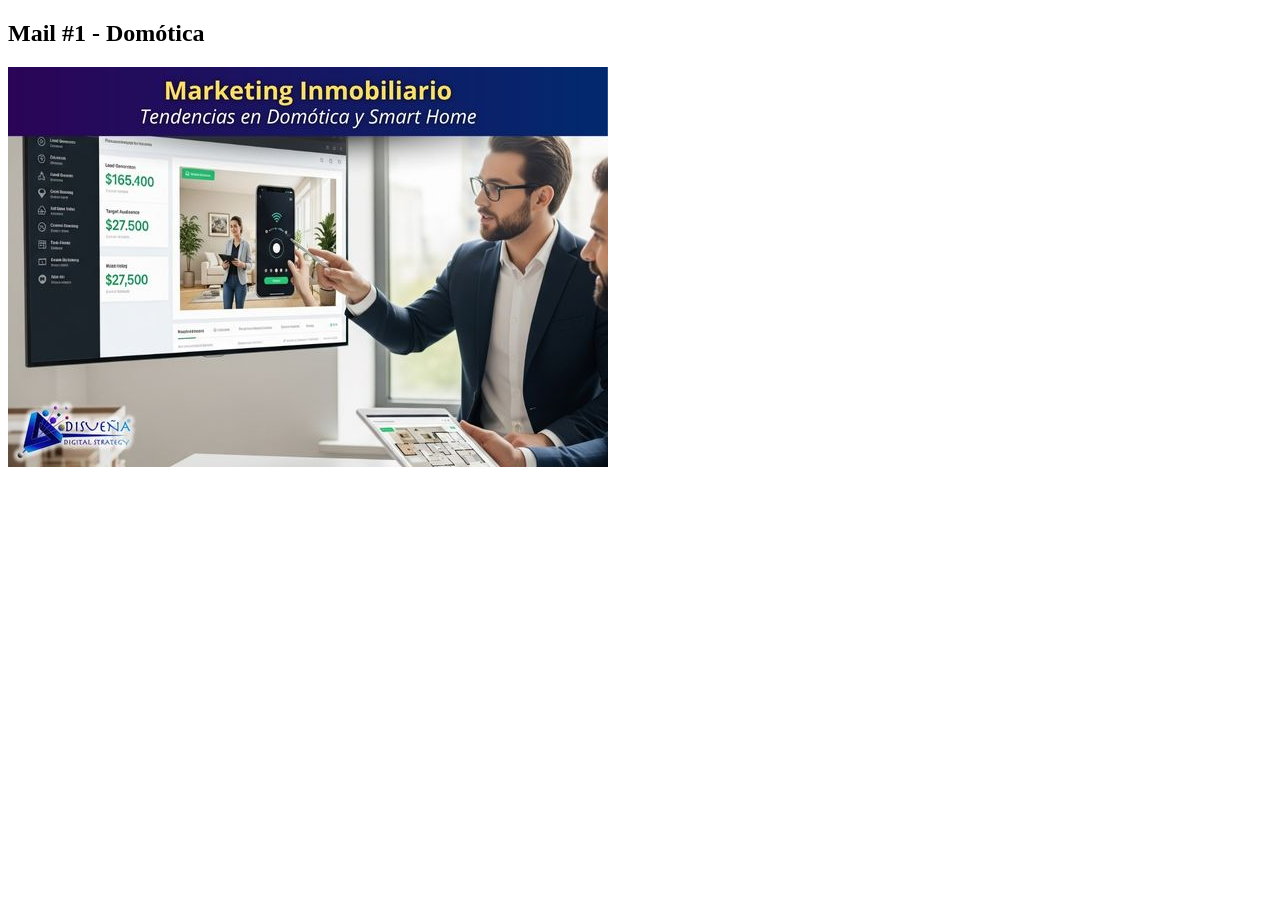
<file: mailresources.html>
<!DOCTYPE html>
<html lang="en">
<head>
    <meta charset="UTF-8">
    <meta name="viewport" content="width=device-width, initial-scale=1.0">
    <title>Document</title>
</head>
<body>
    <div>
        <h2>Mail #1 - Domótica</h2>
        <img src="/assets/Mailing/Head-M1-Smarthome.jpg" alt="">
    </div>
</body>
</html>
</file>
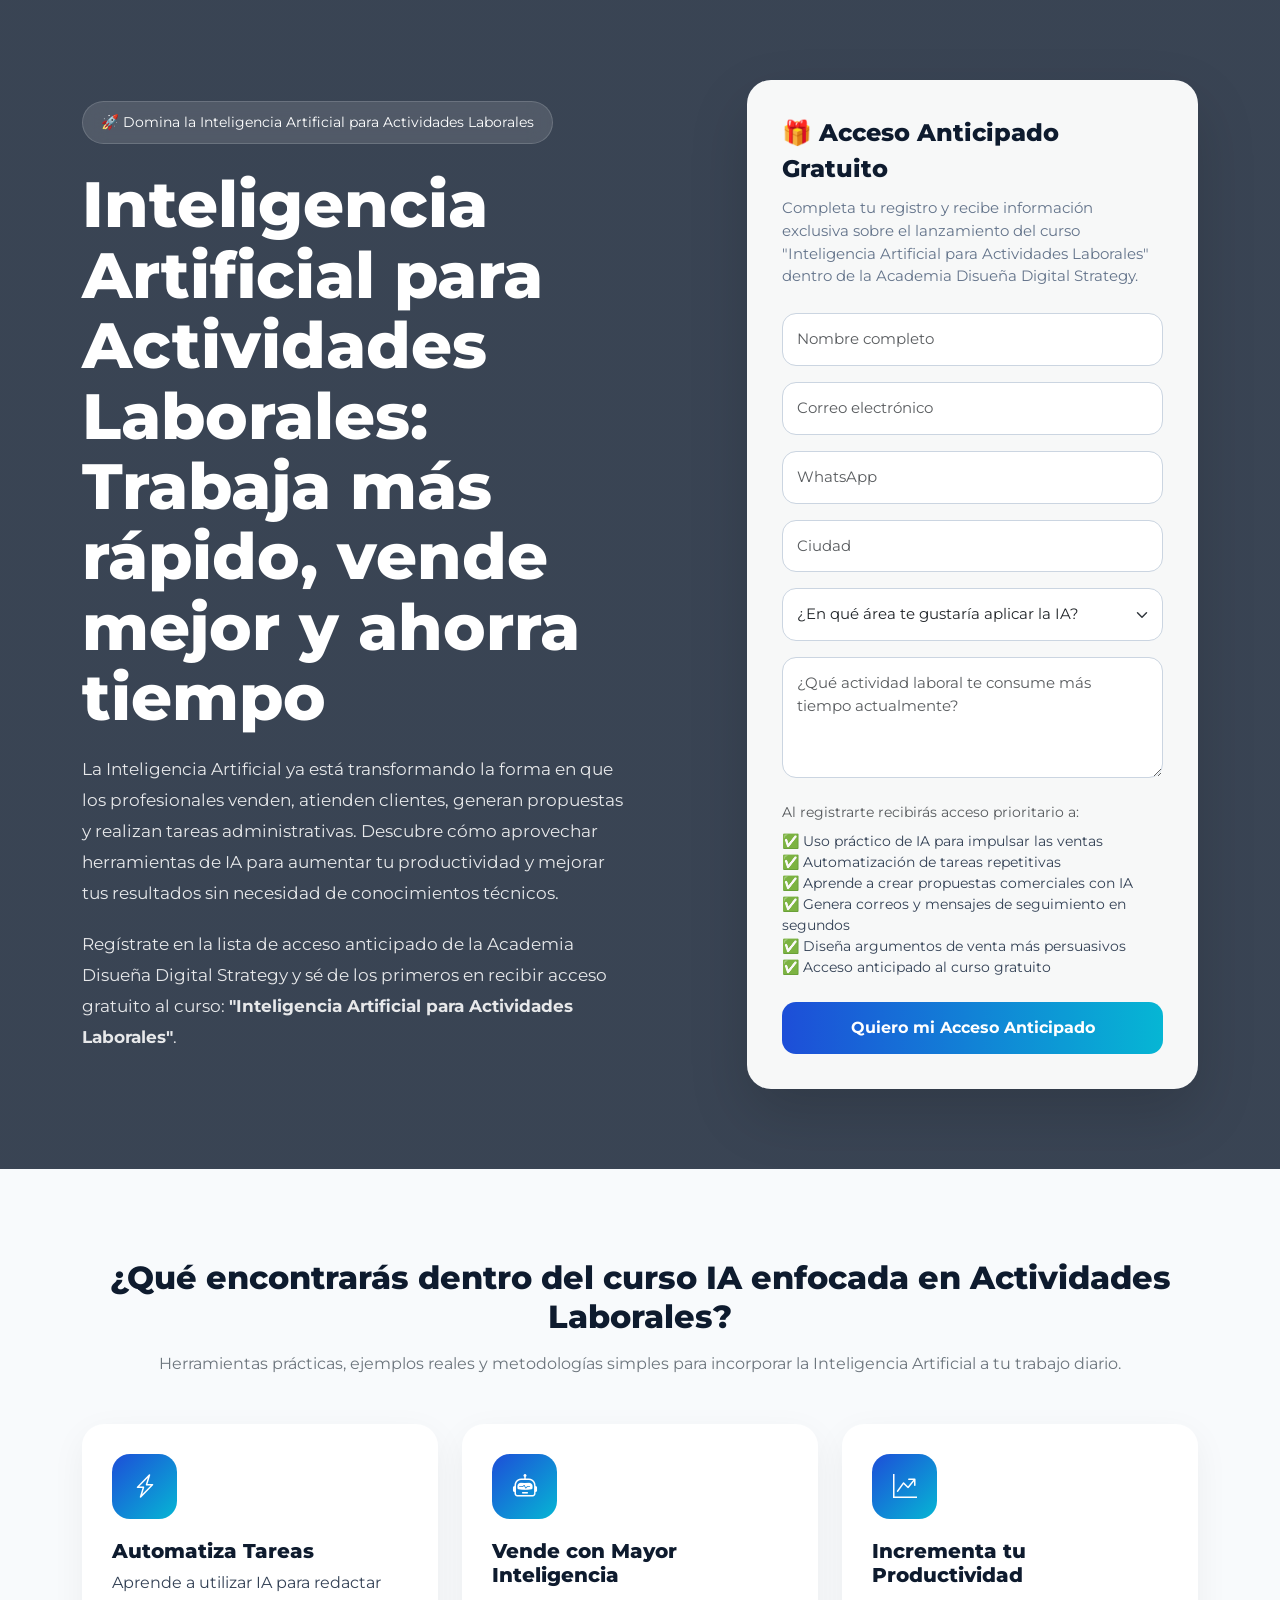
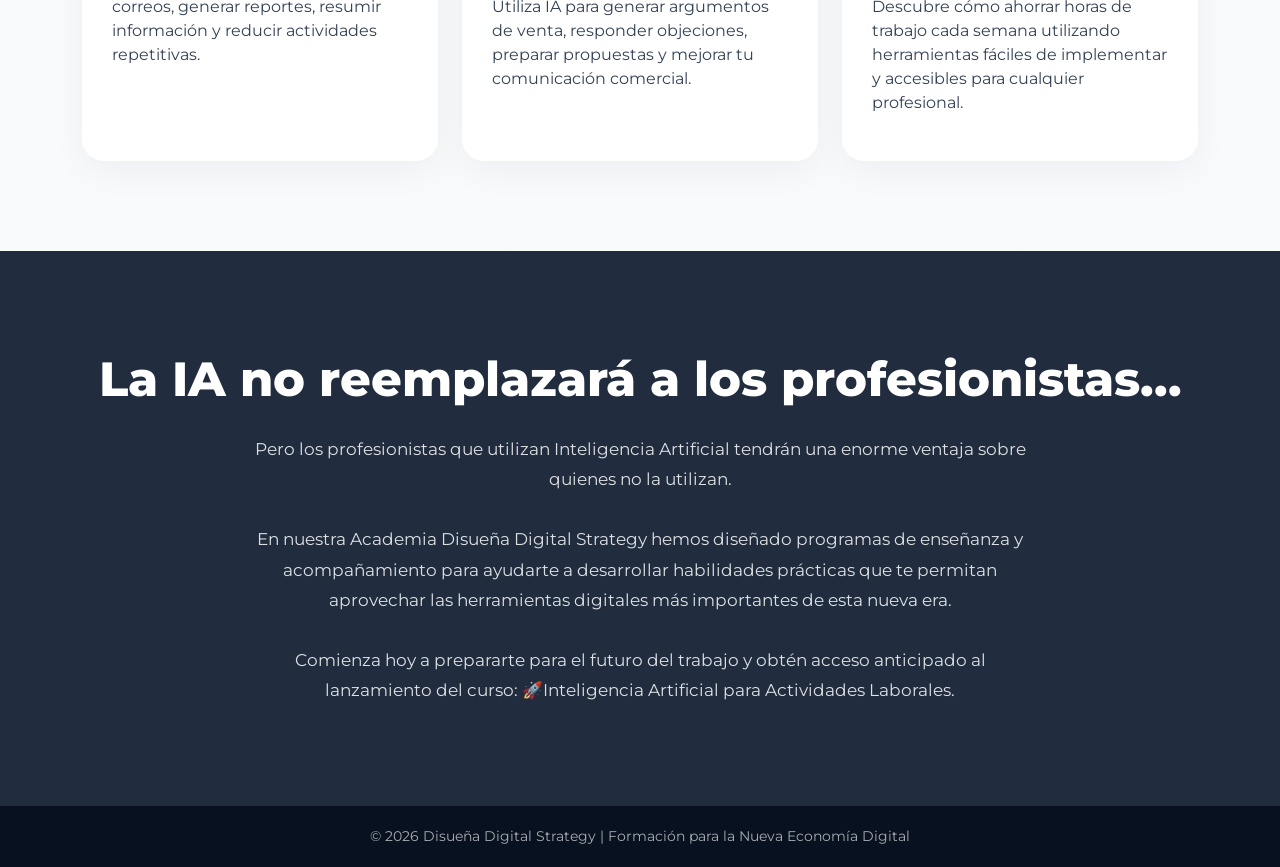
<file: pages/acceso.html>
<!DOCTYPE html>
<html lang="es">
<head>
  <meta charset="UTF-8" />
  <meta name="viewport" content="width=device-width, initial-scale=1.0"/>
  <title>🚀 Inteligencia Artificial para Vendedores Modernos</title>

  <!-- Bootstrap -->
  <link href="https://cdn.jsdelivr.net/npm/bootstrap@5.3.3/dist/css/bootstrap.min.css" rel="stylesheet">

  <!-- Google Fonts -->
  <link rel="preconnect" href="https://fonts.googleapis.com">
  <link href="https://fonts.googleapis.com/css2?family=Montserrat:wght@400;500;600;700;800&display=swap" rel="stylesheet">

  <!-- Bootstrap Icons -->
  <link rel="stylesheet" href="https://cdn.jsdelivr.net/npm/bootstrap-icons@1.11.3/font/bootstrap-icons.min.css">

  <style>

    :root{
      --primary:#0E1B2E;
      --secondary:#1D4ED8;
      --accent:#06B6D4;
      --light:#F8FAFC;
      --text:#334155;
    }

    body{
      font-family: 'Montserrat', sans-serif;
      background-color: #ffffff;
      color: var(--text);
      overflow-x: hidden;
    }

    h1,h2,h3,h4,h5{
      color: var(--primary);
      font-weight: 800;
    }

    .hero{
      min-height: 100vh;
      background:
      linear-gradient(rgba(14,27,46,.82), rgba(14,27,46,.82)),
      url('https://images.unsplash.com/photo-1677442136019-21780ecad995?q=80&w=1600&auto=format&fit=crop') center/cover;
      display: flex;
      align-items: center;
      padding: 80px 0;
    }

    .hero-badge{
      display: inline-block;
      background: rgba(255,255,255,.12);
      border:1px solid rgba(255,255,255,.15);
      color: #fff;
      padding: 10px 18px;
      border-radius: 100px;
      font-size: .9rem;
      margin-bottom: 25px;
      backdrop-filter: blur(10px);
    }

    .hero h1{
      color:#fff;
      font-size: clamp(2.2rem, 5vw, 4rem);
      line-height: 1.1;
    }

    .hero p{
      color: rgba(255,255,255,.88);
      font-size: 1.08rem;
      margin-top: 20px;
      line-height: 1.8;
    }

    .glass-card{
      background: rgba(255,255,255,.96);
      border-radius: 24px;
      padding: 35px;
      box-shadow: 0 25px 60px rgba(0,0,0,.15);
    }

    .form-title{
      font-size: 1.5rem;
      font-weight: 800;
      margin-bottom: 10px;
      color: var(--primary);
    }

    .form-subtitle{
      color:#64748B;
      font-size: .95rem;
      margin-bottom: 25px;
    }

    .form-control,
    .form-select{
      border-radius: 14px;
      padding: 14px;
      border:1px solid #CBD5E1;
      font-size: .95rem;
    }

    .form-control:focus,
    .form-select:focus{
      border-color: var(--secondary);
      box-shadow: 0 0 0 .2rem rgba(29,78,216,.15);
    }

    .btn-primary-custom{
      background: linear-gradient(90deg, var(--secondary), var(--accent));
      border:none;
      padding: 14px;
      border-radius: 14px;
      font-weight: 700;
      font-size: 1rem;
      transition: .3s ease;
    }

    .btn-primary-custom:hover{
      transform: translateY(-2px);
      opacity: .95;
    }

    .benefits{
      padding: 90px 0;
      background: var(--light);
    }

    .benefit-card{
      background:#fff;
      border-radius: 22px;
      padding: 30px;
      height: 100%;
      box-shadow: 0 10px 35px rgba(15,23,42,.05);
      transition: .3s ease;
    }

    .benefit-card:hover{
      transform: translateY(-5px);
    }

    .icon-box{
      width: 65px;
      height: 65px;
      border-radius: 18px;
      display:flex;
      align-items:center;
      justify-content:center;
      background: linear-gradient(135deg, var(--secondary), var(--accent));
      color:#fff;
      font-size: 1.5rem;
      margin-bottom: 20px;
    }

    .closing{
      padding: 100px 0;
      background:
      linear-gradient(rgba(14,27,46,.92), rgba(14,27,46,.92)),
      url('https://images.unsplash.com/photo-1516321318423-f06f85e504b3?q=80&w=1600&auto=format&fit=crop') center/cover;
      color:#fff;
      text-align:center;
    }

    .closing h2{
      color:#fff;
      font-size: clamp(2rem, 4vw, 3rem);
      margin-bottom: 25px;
    }

    .closing p{
      color: rgba(255,255,255,.85);
      max-width: 800px;
      margin: auto;
      line-height: 1.8;
      font-size: 1.05rem;
    }

    footer{
      background: #08111F;
      color: rgba(255,255,255,.65);
      padding: 20px 0;
      text-align:center;
      font-size: .9rem;
    }

    @media(max-width:991px){

      .hero{
        text-align:center;
      }

      .glass-card{
        margin-top:40px;
      }

    }

  </style>
</head>
<body>

<!-- HERO -->
<section class="hero">

  <div class="container">

    <div class="row align-items-center gy-5">

      <!-- LEFT -->
      <div class="col-lg-6">

        <div class="hero-badge">
  🚀 Domina la Inteligencia Artificial para Actividades Laborales
        </div>

<h1>
Inteligencia Artificial para Actividades Laborales:
<br>
Trabaja más rápido, vende mejor y ahorra tiempo
</h1>

<p>
  La Inteligencia Artificial ya está transformando la forma en que los profesionales venden, atienden clientes, generan propuestas y realizan tareas administrativas.
  Descubre cómo aprovechar herramientas de IA para aumentar tu productividad y mejorar tus resultados sin necesidad de conocimientos técnicos.
</p>

<p>
  Regístrate en la lista de acceso anticipado de la Academia Disueña Digital Strategy y sé de los primeros en recibir acceso gratuito al curso:
<strong>"Inteligencia Artificial para Actividades Laborales"</strong>.
</p>

      </div>

      <!-- RIGHT -->
      <div class="col-lg-5 offset-lg-1">
          <div class="glass-card">

  <div class="form-title">
    🎁 Acceso Anticipado Gratuito
  </div>

  <div class="form-subtitle">
    Completa tu registro y recibe información exclusiva sobre el lanzamiento del curso "Inteligencia Artificial para Actividades Laborales" dentro de la Academia Disueña Digital Strategy.
  </div>

  <form action="https://formspree.io/f/xaqvpdvn" method="POST">

    <div class="mb-3">
      <input name="nombre" type="text" class="form-control"
      placeholder="Nombre completo" required>
    </div>

    <div class="mb-3">
      <input name="correo" type="email" class="form-control"
      placeholder="Correo electrónico" required>
    </div>

    <div class="mb-3">
      <input name="whatsapp" type="tel" class="form-control"
      placeholder="WhatsApp" required>
    </div>

    <div class="mb-3">
      <input name="ciudad" type="text" class="form-control"
      placeholder="Ciudad">
    </div>

    <div class="mb-3">
      <select name="area_interes" class="form-select">

        <option selected disabled>
          ¿En qué área te gustaría aplicar la IA?
        </option>

        <option>Ventas y prospección comercial</option>
        <option>Atención a clientes</option>
        <option>Marketing y redes sociales</option>
        <option>Administración y reportes</option>
        <option>Productividad personal</option>
        <option>Quiero aprender todo lo posible</option>

      </select>
    </div>

    <div class="mb-4">
      <textarea
      name="mensaje"
      class="form-control"
      rows="4"
      placeholder="¿Qué actividad laboral te consume más tiempo actualmente?"></textarea>
    </div>

    <div class="mb-4">

      <div class="small text-muted mb-2">
        Al registrarte recibirás acceso prioritario a:
      </div>

      <div class="small">

        ✅ Uso práctico de IA para impulsar las ventas<br>
        ✅ Automatización de tareas repetitivas<br>
        ✅ Aprende a crear propuestas comerciales con IA<br>
        ✅ Genera correos y mensajes de seguimiento en segundos <br>
        ✅ Diseña argumentos de venta más persuasivos<br>
        ✅ Acceso anticipado al curso gratuito

      </div>

    </div>

    <button type="submit" class="btn btn-primary-custom text-white w-100">
      Quiero mi Acceso Anticipado
    </button>

  </form>

          </div>
      </div>

    </div>

  </div>

</section>

<!-- BENEFITS -->
<section class="benefits">
  <div class="container">

    <div class="text-center mb-5">

          <h2>
        ¿Qué encontrarás dentro del curso IA enfocada en Actividades Laborales?
      </h2>

      <p class="mt-3 text-secondary">
        Herramientas prácticas, ejemplos reales y metodologías simples para incorporar
        la Inteligencia Artificial a tu trabajo diario.
      </p>

    </div>

      <div class="row g-4">

        <div class="col-md-4">

          <div class="benefit-card">

            <div class="icon-box">
    <i class="bi bi-lightning-charge"></i>
  </div>

  <h5>
    Automatiza Tareas
  </h5>

  <p>
  Aprende a utilizar IA para redactar correos, generar reportes,
  resumir información y reducir actividades repetitivas.
  </p>

          </div>

        </div>

        <div class="col-md-4">

          <div class="benefit-card">

            <div class="icon-box">
    <i class="bi bi-robot"></i>
  </div>

  <h5>
    Vende con Mayor Inteligencia
  </h5>

  <p>
   Utiliza IA para generar argumentos de venta, responder objeciones, preparar propuestas y mejorar tu comunicación comercial.
  </p>

          </div>

        </div>

        <div class="col-md-4">

          <div class="benefit-card">

            <div class="icon-box">
    <i class="bi bi-graph-up-arrow"></i>
  </div>

  <h5>
    Incrementa tu Productividad
  </h5>

  <p>
    Descubre cómo ahorrar horas de trabajo cada semana utilizando herramientas
    fáciles de implementar y accesibles para cualquier profesional.
  </p>

          </div>

        </div>

      </div>

  </div>

</section>

<!-- CLOSING -->
<section class="closing">

  <div class="container">

   <h2>
 La IA no reemplazará a los profesionistas...
</h2>

<p>

  Pero los profesionistas que utilizan Inteligencia Artificial tendrán una enorme ventaja
  sobre quienes no la utilizan.

  <br><br>

  En nuestra Academia Disueña Digital Strategy hemos diseñado programas de enseñanza y acompañamiento para ayudarte a desarrollar habilidades prácticas que te permitan aprovechar las herramientas digitales más importantes de esta nueva era.

  <br><br>

  Comienza hoy a prepararte para el futuro del trabajo y obtén acceso anticipado
  al lanzamiento del curso: 🚀Inteligencia Artificial para Actividades Laborales.

</p>

  </div>

</section>

<!-- FOOTER -->
<footer>

  <div class="container">
    © 2026 Disueña Digital Strategy | Formación para la Nueva Economía Digital
  </div>

</footer>

</body>
</html>
</file>
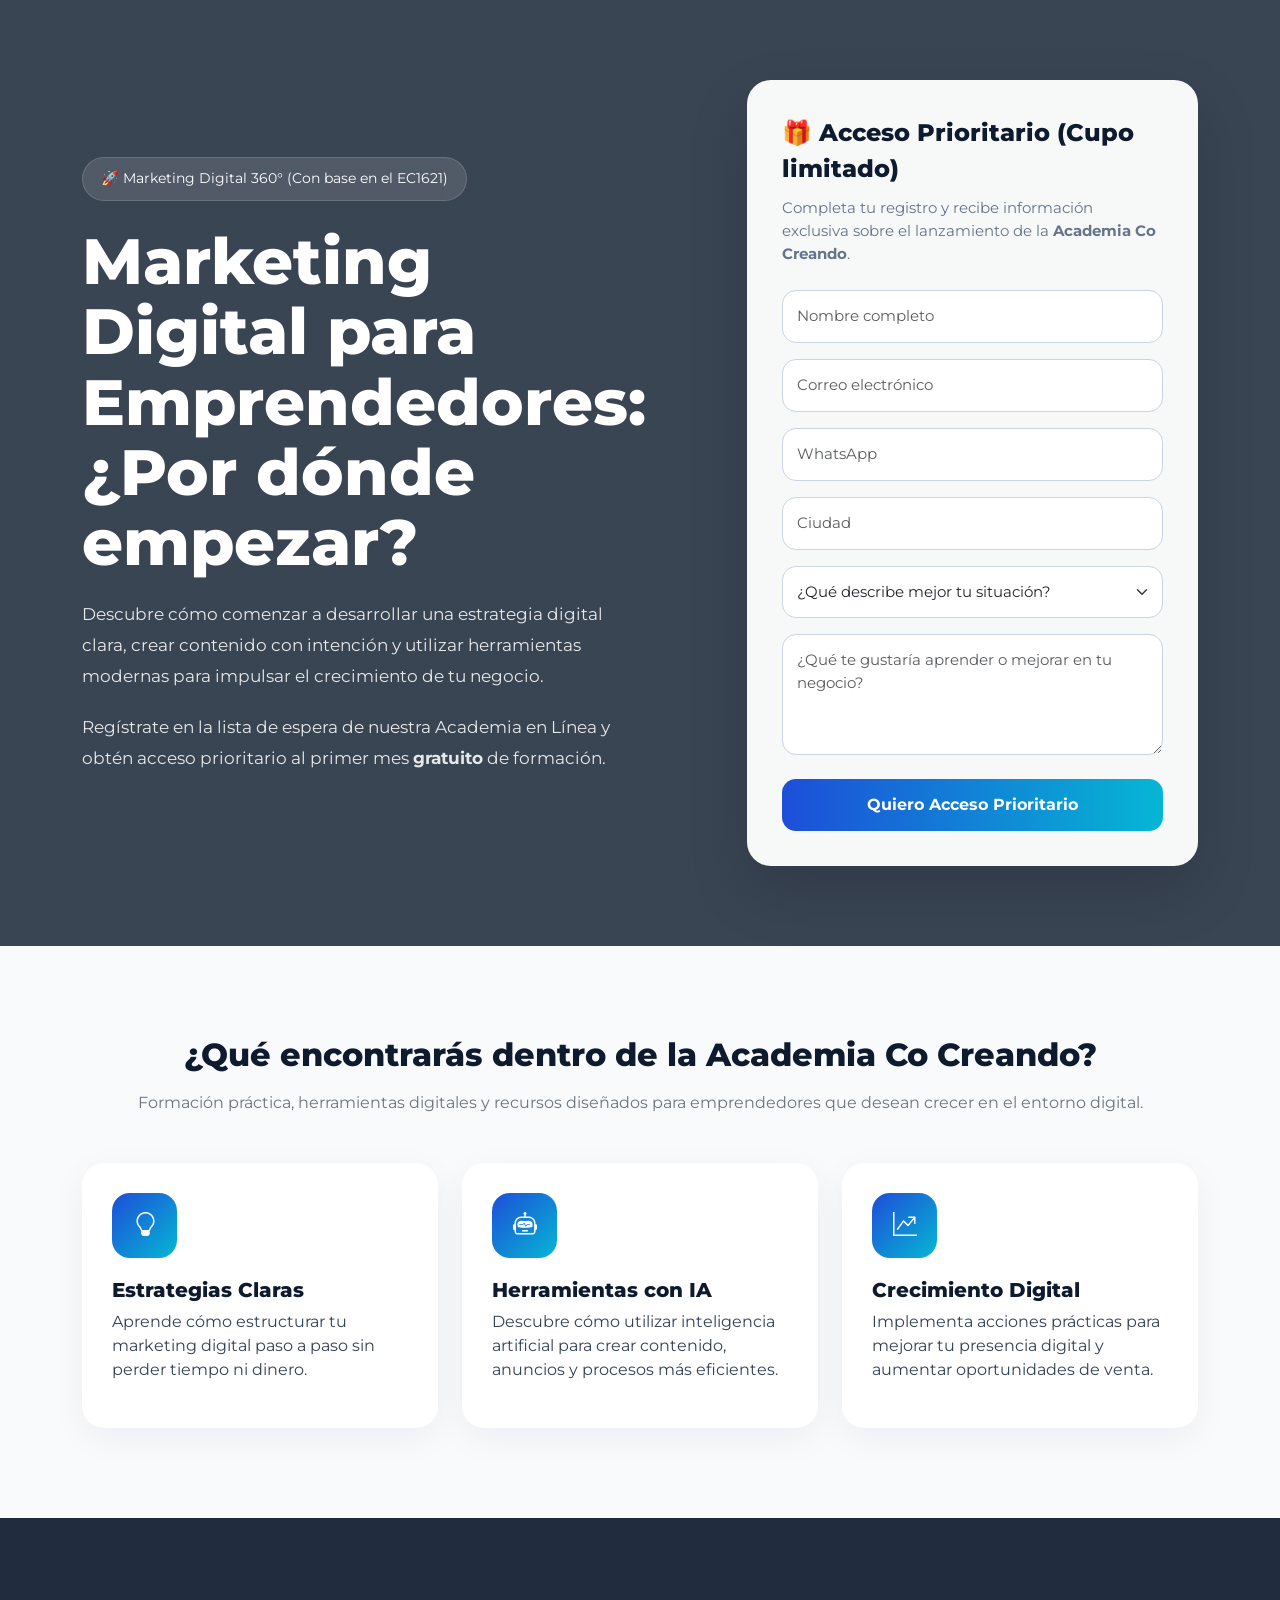
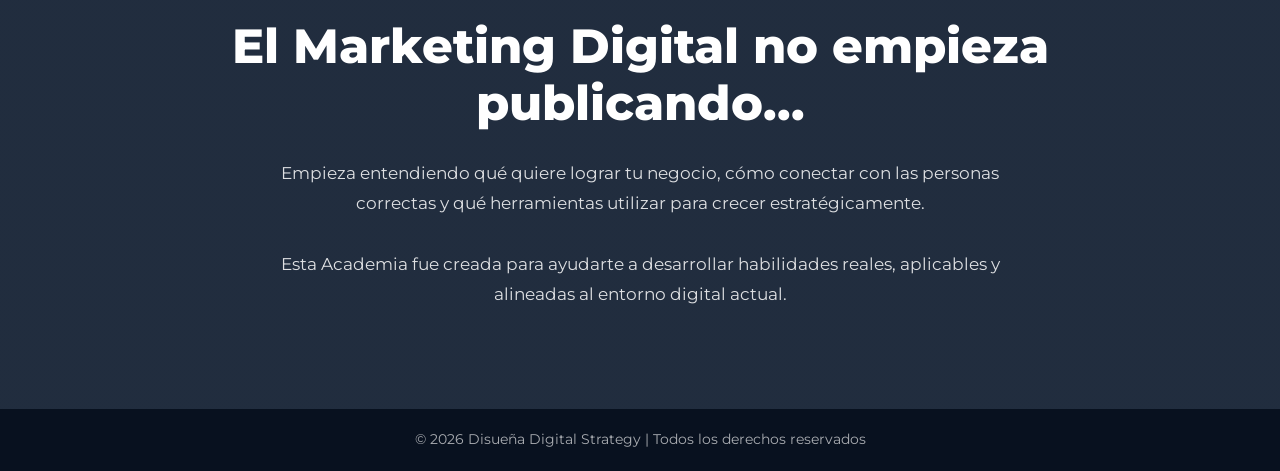
<file: pages/acceso2.html>
<!DOCTYPE html>
<html lang="es">
<head>
  <meta charset="UTF-8" />
  <meta name="viewport" content="width=device-width, initial-scale=1.0"/>
  <title>Marketing Digital para Emprendedores | Academia Co Creando</title>

  <!-- Bootstrap -->
  <link href="https://cdn.jsdelivr.net/npm/bootstrap@5.3.3/dist/css/bootstrap.min.css" rel="stylesheet">

  <!-- Google Fonts -->
  <link rel="preconnect" href="https://fonts.googleapis.com">
  <link href="https://fonts.googleapis.com/css2?family=Montserrat:wght@400;500;600;700;800&display=swap" rel="stylesheet">

  <!-- Bootstrap Icons -->
  <link rel="stylesheet" href="https://cdn.jsdelivr.net/npm/bootstrap-icons@1.11.3/font/bootstrap-icons.min.css">

  <style>

    :root{
      --primary:#0E1B2E;
      --secondary:#1D4ED8;
      --accent:#06B6D4;
      --light:#F8FAFC;
      --text:#334155;
    }

    body{
      font-family: 'Montserrat', sans-serif;
      background-color: #ffffff;
      color: var(--text);
      overflow-x: hidden;
    }

    h1,h2,h3,h4,h5{
      color: var(--primary);
      font-weight: 800;
    }

    .hero{
      min-height: 100vh;
      background:
      linear-gradient(rgba(14,27,46,.82), rgba(14,27,46,.82)),
      url('https://images.unsplash.com/photo-1522202176988-66273c2fd55f?q=80&w=1600&auto=format&fit=crop') center/cover;
      display: flex;
      align-items: center;
      padding: 80px 0;
    }

    .hero-badge{
      display: inline-block;
      background: rgba(255,255,255,.12);
      border:1px solid rgba(255,255,255,.15);
      color: #fff;
      padding: 10px 18px;
      border-radius: 100px;
      font-size: .9rem;
      margin-bottom: 25px;
      backdrop-filter: blur(10px);
    }

    .hero h1{
      color:#fff;
      font-size: clamp(2.2rem, 5vw, 4rem);
      line-height: 1.1;
    }

    .hero p{
      color: rgba(255,255,255,.88);
      font-size: 1.08rem;
      margin-top: 20px;
      line-height: 1.8;
    }

    .glass-card{
      background: rgba(255,255,255,.96);
      border-radius: 24px;
      padding: 35px;
      box-shadow: 0 25px 60px rgba(0,0,0,.15);
    }

    .form-title{
      font-size: 1.5rem;
      font-weight: 800;
      margin-bottom: 10px;
      color: var(--primary);
    }

    .form-subtitle{
      color:#64748B;
      font-size: .95rem;
      margin-bottom: 25px;
    }

    .form-control,
    .form-select{
      border-radius: 14px;
      padding: 14px;
      border:1px solid #CBD5E1;
      font-size: .95rem;
    }

    .form-control:focus,
    .form-select:focus{
      border-color: var(--secondary);
      box-shadow: 0 0 0 .2rem rgba(29,78,216,.15);
    }

    .btn-primary-custom{
      background: linear-gradient(90deg, var(--secondary), var(--accent));
      border:none;
      padding: 14px;
      border-radius: 14px;
      font-weight: 700;
      font-size: 1rem;
      transition: .3s ease;
    }

    .btn-primary-custom:hover{
      transform: translateY(-2px);
      opacity: .95;
    }

    .benefits{
      padding: 90px 0;
      background: var(--light);
    }

    .benefit-card{
      background:#fff;
      border-radius: 22px;
      padding: 30px;
      height: 100%;
      box-shadow: 0 10px 35px rgba(15,23,42,.05);
      transition: .3s ease;
    }

    .benefit-card:hover{
      transform: translateY(-5px);
    }

    .icon-box{
      width: 65px;
      height: 65px;
      border-radius: 18px;
      display:flex;
      align-items:center;
      justify-content:center;
      background: linear-gradient(135deg, var(--secondary), var(--accent));
      color:#fff;
      font-size: 1.5rem;
      margin-bottom: 20px;
    }

    .closing{
      padding: 100px 0;
      background:
      linear-gradient(rgba(14,27,46,.92), rgba(14,27,46,.92)),
      url('https://images.unsplash.com/photo-1516321318423-f06f85e504b3?q=80&w=1600&auto=format&fit=crop') center/cover;
      color:#fff;
      text-align:center;
    }

    .closing h2{
      color:#fff;
      font-size: clamp(2rem, 4vw, 3rem);
      margin-bottom: 25px;
    }

    .closing p{
      color: rgba(255,255,255,.85);
      max-width: 800px;
      margin: auto;
      line-height: 1.8;
      font-size: 1.05rem;
    }

    footer{
      background: #08111F;
      color: rgba(255,255,255,.65);
      padding: 20px 0;
      text-align:center;
      font-size: .9rem;
    }

    @media(max-width:991px){

      .hero{
        text-align:center;
      }

      .glass-card{
        margin-top:40px;
      }

    }

  </style>
</head>
<body>

<!-- HERO -->
<section class="hero">

  <div class="container">

    <div class="row align-items-center gy-5">

      <!-- LEFT -->
      <div class="col-lg-6">

        <div class="hero-badge">
          🚀 Marketing Digital 360° (Con base en el EC1621)
        </div>

        <h1>
          Marketing Digital para Emprendedores:
          <br>
          ¿Por dónde empezar?
        </h1>

        <p>
          Descubre cómo comenzar a desarrollar una estrategia digital clara,
          crear contenido con intención y utilizar herramientas modernas
          para impulsar el crecimiento de tu negocio.
        </p>

        <p>
          Regístrate en la lista de espera de nuestra Academia en Línea y obtén acceso prioritario
          al primer mes <strong>gratuito</strong> de formación.
        </p>

      </div>

      <!-- RIGHT -->
      <div class="col-lg-5 offset-lg-1">

        <div class="glass-card">

          <div class="form-title">
            🎁 Acceso Prioritario (Cupo limitado)
          </div>

          <div class="form-subtitle">
            Completa tu registro y recibe información exclusiva
            sobre el lanzamiento de la <strong>Academia Co Creando</strong>.
          </div>

          <form  action="https://formspree.io/f/xaqvpdvn" method="POST" >

            <div class="mb-3">
              <input name="nombre" type="text" class="form-control" placeholder="Nombre completo" required>
            </div>

            <div class="mb-3">
              <input name="correo" type="email" class="form-control" placeholder="Correo electrónico" required>
            </div>

            <div class="mb-3">
              <input name="whatsapp" type="tel" class="form-control" placeholder="WhatsApp" required>
            </div>

            <div class="mb-3">
              <input name="ciudad" type="text" class="form-control" placeholder="Ciudad">
            </div>

            <div class="mb-3">
              <select class="form-select">  
                <option selected disabled>
                  ¿Qué describe mejor tu situación?
                </option>
                <option>Quiero empezar mi emprendimiento</option>
                <option>Ya vendo y quiero crecer</option>
                <option>Quiero aprender Marketing Digital</option>
                <option>Tengo una PyME</option>
                <option>Quiero profesionalizar mi negocio</option>
              </select>
            </div>

            <div class="mb-4">
              <textarea name="mensaje" class="form-control" rows="4" placeholder="¿Qué te gustaría aprender o mejorar en tu negocio?"></textarea>
            </div>

            <button type="submit" class="btn btn-primary-custom text-white w-100">
              Quiero Acceso Prioritario
            </button>

          </form>

        </div>

      </div>

    </div>

  </div>

</section>

<!-- BENEFITS -->
<section class="benefits">

  <div class="container">

    <div class="text-center mb-5">

      <h2>
        ¿Qué encontrarás dentro de la Academia Co Creando?
      </h2>

      <p class="mt-3 text-secondary">
        Formación práctica, herramientas digitales y recursos diseñados
        para emprendedores que desean crecer en el entorno digital.
      </p>

    </div>

    <div class="row g-4">

      <div class="col-md-4">

        <div class="benefit-card">

          <div class="icon-box">
            <i class="bi bi-lightbulb"></i>
          </div>

          <h5>
            Estrategias Claras
          </h5>

          <p>
            Aprende cómo estructurar tu marketing digital paso a paso
            sin perder tiempo ni dinero.
          </p>

        </div>

      </div>

      <div class="col-md-4">

        <div class="benefit-card">

          <div class="icon-box">
            <i class="bi bi-robot"></i>
          </div>

          <h5>
            Herramientas con IA
          </h5>

          <p>
            Descubre cómo utilizar inteligencia artificial para crear
            contenido, anuncios y procesos más eficientes.
          </p>

        </div>

      </div>

      <div class="col-md-4">

        <div class="benefit-card">

          <div class="icon-box">
            <i class="bi bi-graph-up-arrow"></i>
          </div>

          <h5>
            Crecimiento Digital
          </h5>

          <p>
            Implementa acciones prácticas para mejorar tu presencia digital
            y aumentar oportunidades de venta.
          </p>

        </div>

      </div>

    </div>

  </div>

</section>

<!-- CLOSING -->
<section class="closing">

  <div class="container">

    <h2>
      El Marketing Digital no empieza publicando...
    </h2>

    <p>
      Empieza entendiendo qué quiere lograr tu negocio,
      cómo conectar con las personas correctas
      y qué herramientas utilizar para crecer estratégicamente.
      <br><br>
      Esta Academia fue creada para ayudarte a desarrollar habilidades reales,
      aplicables y alineadas al entorno digital actual.
    </p>

  </div>

</section>

<!-- FOOTER -->
<footer>

  <div class="container">
    © 2026 Disueña Digital Strategy | Todos los derechos reservados
  </div>

</footer>

</body>
</html>
</file>
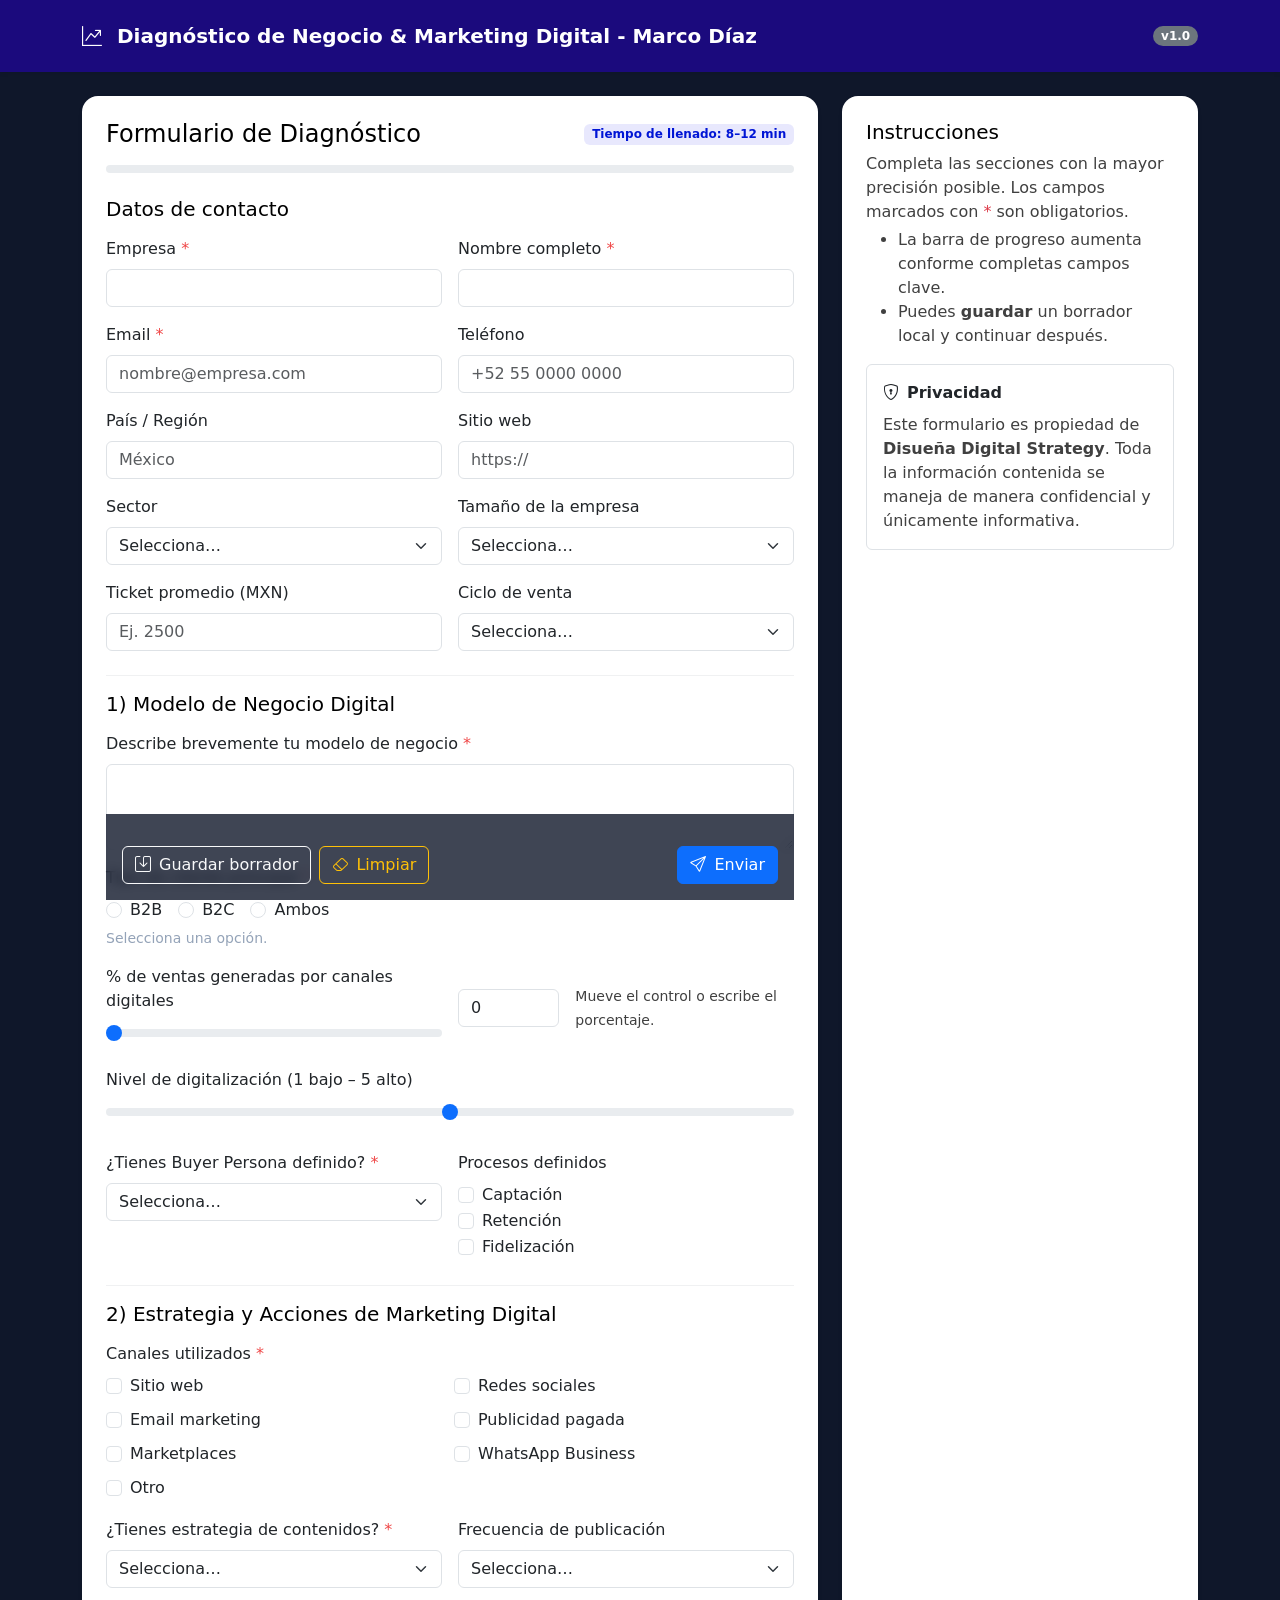
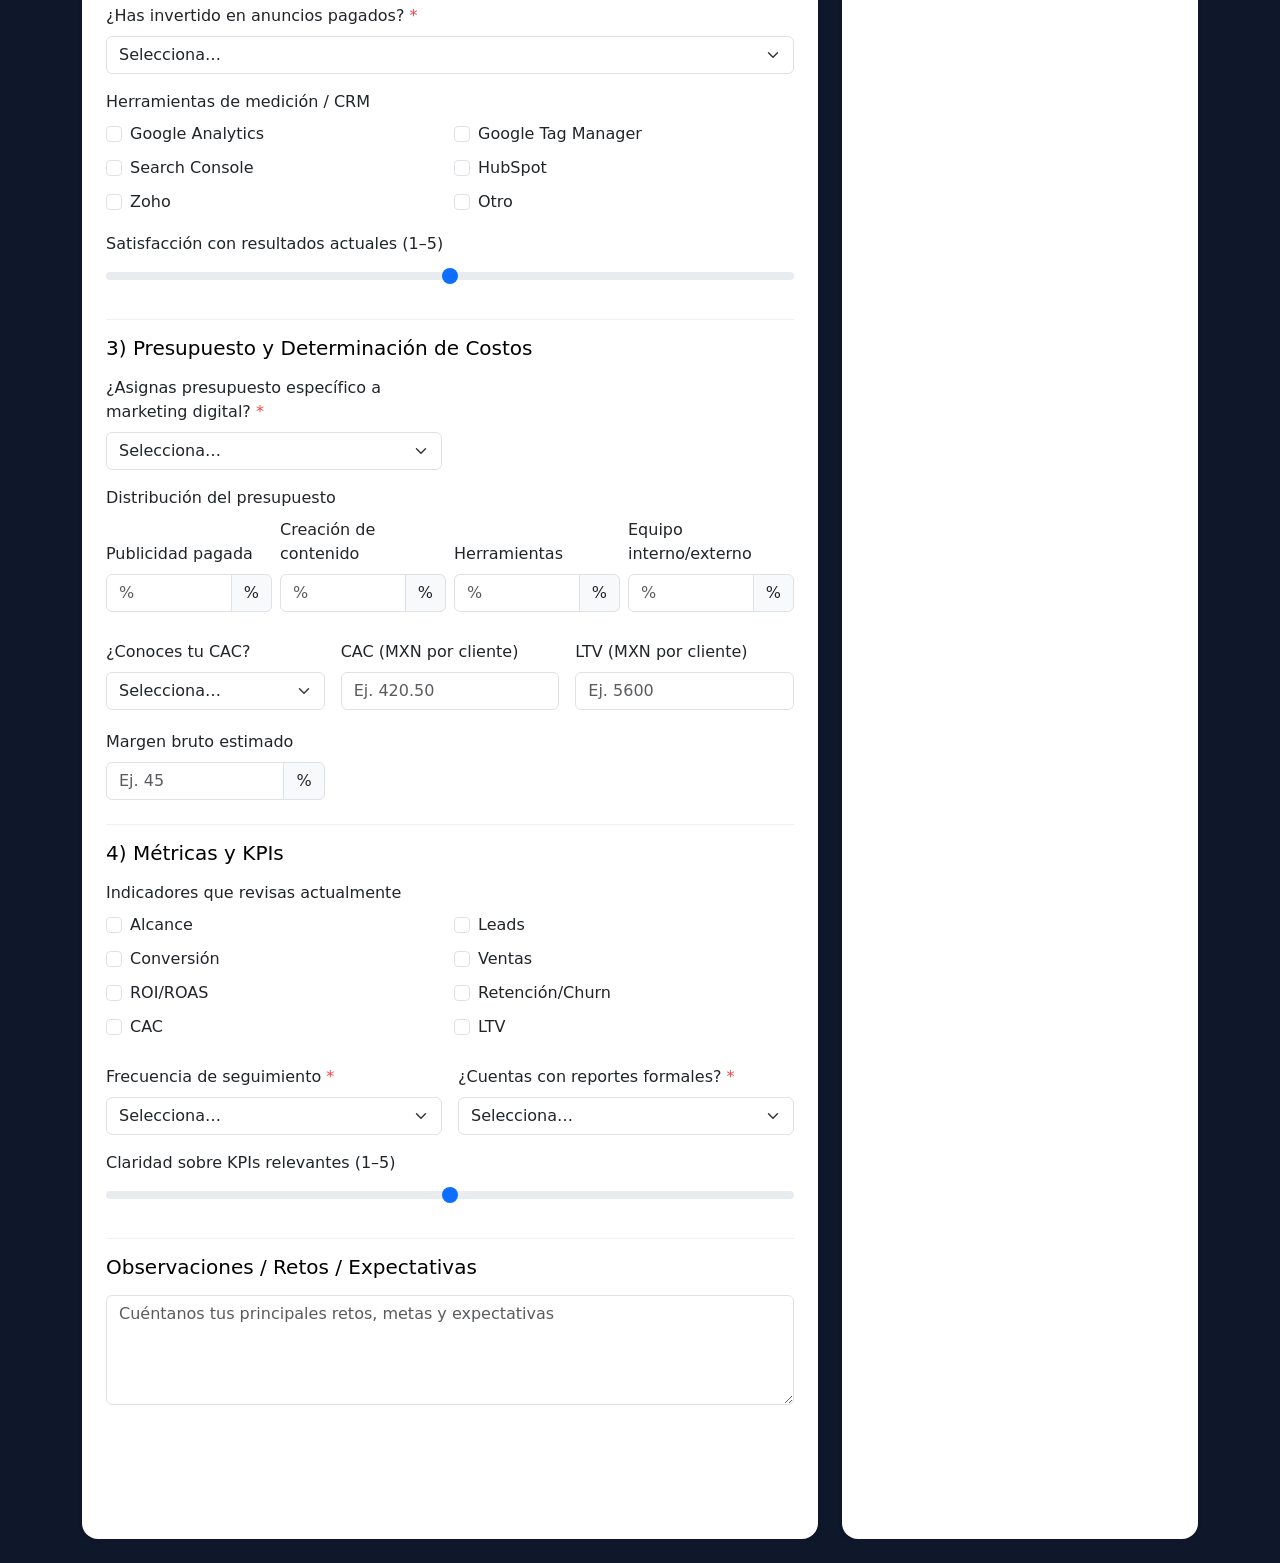
<file: pages/form.html>
<!DOCTYPE html>
<html lang="es">
<head>
  <meta charset="utf-8" />
  <meta name="viewport" content="width=device-width, initial-scale=1" />
  <title>Diagnóstico de Negocio y Marketing Digital</title>
  <link href="https://cdn.jsdelivr.net/npm/bootstrap@5.3.3/dist/css/bootstrap.min.css" rel="stylesheet">
  <link href="https://cdn.jsdelivr.net/npm/bootstrap-icons@1.11.3/font/bootstrap-icons.css" rel="stylesheet">
  <style>
    body { background: #0f172a; }
    .navbar { background: #1b0a7d; }
    .card { border: none; border-radius: 1rem; }
    .card-header { background: transparent; }
    .section-title { color: #000000; }
    .text-muted-2 { color: #404040; }
    .progress { height: 8px; }
    .required::after { content: " *"; color: #ef4444; }
    .badge-soft { background: rgba(99,102,241,.15); color: #0015d5; }
    .form-hint { font-size: .875rem; color: #94a3b8; }
    .sticky-actions { position: sticky; bottom: 0; z-index: 10; background: rgba(15,23,42,.8); backdrop-filter: blur(6px); }
  </style>
</head>
<body class="text-light">
  <nav class="navbar navbar-expand-lg navbar-dark shadow-sm">
    <div class="container py-2">
      <a class="navbar-brand fw-semibold" href="#">
        <i class="bi bi-graph-up-arrow me-2"></i> Diagnóstico de Negocio & Marketing Digital - Marco Díaz
      </a>
      <div class="d-flex align-items-center gap-2">
        <span class="badge rounded-pill text-bg-secondary">v1.0</span>
      </div>
    </div>
  </nav>

  <div class="container my-4">
    <div class="row g-4">
      <div class="col-12 col-lg-8">
        <div class="card shadow-sm">
          <div class="card-body p-4">
            <div class="d-flex justify-content-between align-items-center mb-3">
              <h1 class="h4 mb-0 section-title">Formulario de Diagnóstico</h1>
              <span class="badge    badge-soft">Tiempo de llenado: 8–12 min</span>
            </div>
            <div class="progress mb-4">
              <div id="progressBar" class="progress-bar" role="progressbar" style="width: 0%" aria-valuenow="0" aria-valuemin="0" aria-valuemax="100"></div>
            </div>

            <form id="diagnosticForm" class="needs-validation" novalidate action="https://formspree.io/f/mzzajjvj"
  method="POST"  >
              <!-- Sección 0: Datos de contacto -->
              <div class="mb-4">
                <h2 class="h5 section-title mb-3">Datos de contacto</h2>
                <div class="row g-3">
                  <div class="col-md-6">
                    <label class="form-label required" for="empresa">Empresa</label>
                    <input type="text" id="empresa" name="empresa" class="form-control" required>
                    <div class="invalid-feedback">Indica el nombre de la empresa.</div>
                  </div>
                  <div class="col-md-6">
                    <label class="form-label required" for="nombre">Nombre completo</label>
                    <input type="text" id="nombre" name="nombre" class="form-control" required>
                    <div class="invalid-feedback">Este campo es obligatorio.</div>
                  </div>
                  <div class="col-md-6">
                    <label class="form-label required" for="email">Email</label>
                    <input type="email" id="email" name="email" class="form-control" placeholder="nombre@empresa.com" required>
                    <div class="invalid-feedback">Proporciona un email válido.</div>
                  </div>
                  <div class="col-md-6">
                    <label class="form-label" for="telefono">Teléfono</label>
                    <input type="tel" id="telefono" name="telefono" class="form-control" placeholder="+52 55 0000 0000">
                  </div>
                  <div class="col-md-6">
                    <label class="form-label" for="pais">País / Región</label>
                    <input type="text" id="pais" name="pais" class="form-control" placeholder="México">
                  </div>
                  <div class="col-md-6">
                    <label class="form-label" for="sitio">Sitio web</label>
                    <input type="url" id="sitio" name="sitio" class="form-control" placeholder="https://">
                  </div>
                  <div class="col-md-6">
                    <label class="form-label" for="sector">Sector</label>
                    <select id="sector" name="sector" class="form-select">
                      <option value="">Selecciona…</option>
                      <option>Servicios profesionales</option>
                      <option>Comercio minorista</option>
                      <option>Comercio mayorista</option>
                      <option>Tecnología</option>
                      <option>Bienes raíces</option>
                      <option>Educación</option>
                      <option>Turismo</option>
                      <option>Otro</option>
                    </select>
                  </div>
                  <div class="col-md-6">
                    <label class="form-label" for="tamano">Tamaño de la empresa</label>
                    <select id="tamano" name="tamano" class="form-select">
                      <option value="">Selecciona…</option>
                      <option>Micro (1–10)</option>
                      <option>Pequeña (11–50)</option>
                      <option>Mediana (51–250)</option>
                      <option>Grande (250+)</option>
                    </select>
                  </div>
                  <div class="col-md-6">
                    <label class="form-label" for="ticketPromedio">Ticket promedio (MXN)</label>
                    <input type="number" min="0" step="0.01" id="ticketPromedio" name="ticketPromedio" class="form-control" placeholder="Ej. 2500">
                  </div>
                  <div class="col-md-6">
                    <label class="form-label" for="cicloVenta">Ciclo de venta</label>
                    <select id="cicloVenta" name="cicloVenta" class="form-select">
                      <option value="">Selecciona…</option>
                      <option>Menos de 1 semana</option>
                      <option>1–4 semanas</option>
                      <option>1–3 meses</option>
                      <option>3–6 meses</option>
                      <option>6+ meses</option>
                    </select>
                  </div>
                </div>
              </div>

              <hr class="border-secondary-subtle" />

              <!-- Sección 1: Modelo de Negocio Digital -->
              <div class="mb-4">
                <h2 class="h5 section-title mb-3">1) Modelo de Negocio Digital</h2>
                <div class="mb-3">
                  <label class="form-label required" for="descripcionModelo">Describe brevemente tu modelo de negocio</label>
                  <textarea id="descripcionModelo" name="descripcionModelo" class="form-control" rows="3" required></textarea>
                  <div class="invalid-feedback">Este campo es necesario para comprender el contexto.</div>
                </div>
                <div class="mb-3">
                  <label class="form-label required">Tipo de cliente principal</label>
                  <div class="d-flex gap-3">
                    <div class="form-check">
                      <input class="form-check-input" type="radio" name="tipoCliente" id="b2b" value="B2B" required>
                      <label class="form-check-label" for="b2b">B2B</label>
                    </div>
                    <div class="form-check">
                      <input class="form-check-input" type="radio" name="tipoCliente" id="b2c" value="B2C" required>
                      <label class="form-check-label" for="b2c">B2C</label>
                    </div>
                    <div class="form-check">
                      <input class="form-check-input" type="radio" name="tipoCliente" id="ambos" value="Ambos" required>
                      <label class="form-check-label" for="ambos">Ambos</label>
                    </div>
                  </div>
                  <div class="form-hint mt-1">Selecciona una opción.</div>
                </div>
                <div class="row g-3 align-items-center">
                  <div class="col-md-6">
                    <label for="ventasDigitales" class="form-label">% de ventas generadas por canales digitales</label>
                    <input type="range" class="form-range" min="0" max="100" step="1" id="ventasDigitales" name="ventasDigitales" value="0">
                  </div>
                  <div class="col-md-2">
                    <input type="number" class="form-control" id="ventasDigitalesNum" min="0" max="100" step="1" value="0" aria-label="Porcentaje exacto">
                  </div>
                  <div class="col-md-4 text-muted-2">
                    <small>Mueve el control o escribe el porcentaje.</small>
                  </div>
                </div>
                <div class="mt-3">
                  <label for="nivelDigital" class="form-label">Nivel de digitalización (1 bajo – 5 alto)</label>
                  <input type="range" class="form-range" min="1" max="5" step="1" id="nivelDigital" name="nivelDigital" value="3">
                </div>
                <div class="row g-3 mt-1">
                  <div class="col-md-6">
                    <label class="form-label required" for="buyerPersona">¿Tienes Buyer Persona definido?</label>
                    <select id="buyerPersona" name="buyerPersona" class="form-select" required>
                      <option value="">Selecciona…</option>
                      <option>Sí</option>
                      <option>No</option>
                      <option>Parcial</option>
                    </select>
                    <div class="invalid-feedback">Selecciona una opción.</div>
                  </div>
                  <div class="col-md-6">
                    <label class="form-label" for="procesos">Procesos definidos</label>
                    <div class="form-check">
                      <input class="form-check-input" type="checkbox" value="Captación" id="procCaptacion" name="procesos">
                      <label class="form-check-label" for="procCaptacion">Captación</label>
                    </div>
                    <div class="form-check">
                      <input class="form-check-input" type="checkbox" value="Retención" id="procRetencion" name="procesos">
                      <label class="form-check-label" for="procRetencion">Retención</label>
                    </div>
                    <div class="form-check">
                      <input class="form-check-input" type="checkbox" value="Fidelización" id="procFidel" name="procesos">
                      <label class="form-check-label" for="procFidel">Fidelización</label>
                    </div>
                  </div>
                </div>
              </div>

              <hr class="border-secondary-subtle" />

              <!-- Sección 2: Estrategia y Acciones -->
              <div class="mb-4">
                <h2 class="h5 section-title mb-3">2) Estrategia y Acciones de Marketing Digital</h2>

                <div class="mb-3">
                  <label class="form-label required">Canales utilizados</label>
                  <div class="row row-cols-1 row-cols-md-2 g-2">
                    <div class="col"><div class="form-check"><input class="form-check-input" type="checkbox" value="Sitio web" id="canalWeb" name="canales"><label class="form-check-label" for="canalWeb">Sitio web</label></div></div>
                    <div class="col"><div class="form-check"><input class="form-check-input" type="checkbox" value="Redes sociales" id="canalRRSS" name="canales"><label class="form-check-label" for="canalRRSS">Redes sociales</label></div></div>
                    <div class="col"><div class="form-check"><input class="form-check-input" type="checkbox" value="Email marketing" id="canalEmail" name="canales"><label class="form-check-label" for="canalEmail">Email marketing</label></div></div>
                    <div class="col"><div class="form-check"><input class="form-check-input" type="checkbox" value="Publicidad pagada" id="canalAds" name="canales"><label class="form-check-label" for="canalAds">Publicidad pagada</label></div></div>
                    <div class="col"><div class="form-check"><input class="form-check-input" type="checkbox" value="Marketplaces" id="canalMarket" name="canales"><label class="form-check-label" for="canalMarket">Marketplaces</label></div></div>
                    <div class="col"><div class="form-check"><input class="form-check-input" type="checkbox" value="WhatsApp Business" id="canalWA" name="canales"><label class="form-check-label" for="canalWA">WhatsApp Business</label></div></div>
                    <div class="col"><div class="form-check"><input class="form-check-input" type="checkbox" value="Otro" id="canalOtro" name="canales"><label class="form-check-label" for="canalOtro">Otro</label></div></div>
                  </div>
                </div>

                <div class="row g-3">
                  <div class="col-md-6">
                    <label class="form-label required" for="estrategiaContenidos">¿Tienes estrategia de contenidos?</label>
                    <select id="estrategiaContenidos" name="estrategiaContenidos" class="form-select" required>
                      <option value="">Selecciona…</option>
                      <option>Sí</option>
                      <option>No</option>
                      <option>En proceso</option>
                    </select>
                    <div class="invalid-feedback">Selecciona una opción.</div>
                  </div>
                  <div class="col-md-6">
                    <label class="form-label" for="frecuencia">Frecuencia de publicación</label>
                    <select id="frecuencia" name="frecuencia" class="form-select">
                      <option value="">Selecciona…</option>
                      <option>Diaria</option>
                      <option>Semanal</option>
                      <option>Quincenal</option>
                      <option>Mensual</option>
                    </select>
                  </div>
                </div>

                <div class="mt-3">
                  <label class="form-label required" for="invierteAds">¿Has invertido en anuncios pagados?</label>
                  <select id="invierteAds" name="invierteAds" class="form-select" required>
                    <option value="">Selecciona…</option>
                    <option>Sí</option>
                    <option>No</option>
                  </select>
                  <div class="invalid-feedback">Indica si has invertido en anuncios.</div>
                </div>

                <div id="adsBlock" class="mt-3 collapse">
                  <div class="row g-3">
                    <div class="col-md-6">
                      <label class="form-label" for="plataformasAds">Plataformas usadas</label>
                      <select id="plataformasAds" name="plataformasAds" class="form-select" multiple>
                        <option>Meta Ads</option>
                        <option>Google Ads</option>
                        <option>LinkedIn Ads</option>
                        <option>TikTok Ads</option>
                        <option>X Ads</option>
                        <option>Otro</option>
                      </select>
                      <div class="form-hint">Mantén presionada Ctrl/Cmd para seleccionar varias.</div>
                    </div>
                    <div class="col-md-6">
                      <label class="form-label" for="inversionMensual">Inversión mensual estimada (MXN)</label>
                      <input type="number" min="0" step="0.01" id="inversionMensual" name="inversionMensual" class="form-control" placeholder="Ej. 15000">
                    </div>
                    <div class="col-md-6">
                      <label class="form-label" for="roas">ROAS promedio (ingresos / gasto)</label>
                      <input type="number" min="0" step="0.01" id="roas" name="roas" class="form-control" placeholder="Ej. 3.5">
                    </div>
                    <div class="col-12">
                      <label class="form-label" for="resultadosAds">Resultados / aprendizajes</label>
                      <textarea id="resultadosAds" name="resultadosAds" class="form-control" rows="2" placeholder="Cuéntanos brevemente qué funcionó y qué no."></textarea>
                    </div>
                  </div>
                </div>

                <div class="mt-3">
                  <label class="form-label">Herramientas de medición / CRM</label>
                  <div class="row row-cols-1 row-cols-md-2 g-2">
                    <div class="col"><div class="form-check"><input class="form-check-input" type="checkbox" value="Google Analytics" id="ga4" name="herramientas"><label class="form-check-label" for="ga4">Google Analytics</label></div></div>
                    <div class="col"><div class="form-check"><input class="form-check-input" type="checkbox" value="Google Tag Manager" id="gtm" name="herramientas"><label class="form-check-label" for="gtm">Google Tag Manager</label></div></div>
                    <div class="col"><div class="form-check"><input class="form-check-input" type="checkbox" value="Search Console" id="gsc" name="herramientas"><label class="form-check-label" for="gsc">Search Console</label></div></div>
                    <div class="col"><div class="form-check"><input class="form-check-input" type="checkbox" value="HubSpot" id="hubspot" name="herramientas"><label class="form-check-label" for="hubspot">HubSpot</label></div></div>
                    <div class="col"><div class="form-check"><input class="form-check-input" type="checkbox" value="Zoho" id="zoho" name="herramientas"><label class="form-check-label" for="zoho">Zoho</label></div></div>
                    <div class="col"><div class="form-check"><input class="form-check-input" type="checkbox" value="Otro" id="crmOtro" name="herramientas"><label class="form-check-label" for="crmOtro">Otro</label></div></div>
                  </div>
                </div>

                <div class="mt-3">
                  <label class="form-label" for="satisfaccion">Satisfacción con resultados actuales (1–5)</label>
                  <input type="range" class="form-range" min="1" max="5" step="1" id="satisfaccion" name="satisfaccion" value="3">
                </div>
              </div>

              <hr class="border-secondary-subtle" />

              <!-- Sección 3: Presupuesto y Costos -->
              <div class="mb-4">
                <h2 class="h5 section-title mb-3">3) Presupuesto y Determinación de Costos</h2>
                <div class="row g-3">
                  <div class="col-md-6">
                    <label class="form-label required" for="presupuesto">¿Asignas presupuesto específico a marketing digital?</label>
                    <select id="presupuesto" name="presupuesto" class="form-select" required>
                      <option value="">Selecciona…</option>
                      <option>Sí</option>
                      <option>No</option>
                    </select>
                    <div class="invalid-feedback">Responde esta pregunta.</div>
                  </div>
                  <div class="col-md-6 collapse" id="presupuestoDetalle">
                    <label class="form-label" for="porcentajeIngresos">% de ingresos destinados a marketing</label>
                    <div class="input-group">
                      <input type="number" min="0" max="100" step="0.1" id="porcentajeIngresos" name="porcentajeIngresos" class="form-control" placeholder="Ej. 8">
                      <span class="input-group-text">%</span>
                    </div>
                  </div>
                </div>

                <div class="mt-3">
                  <label class="form-label">Distribución del presupuesto</label>
                  <div class="row g-2 align-items-end">
                    <div class="col-12 col-md-3">
                      <label class="form-label" for="distAds">Publicidad pagada</label>
                      <div class="input-group"><input type="number" min="0" max="100" step="1" id="distAds" class="form-control dist" placeholder="%"><span class="input-group-text">%</span></div>
                    </div>
                    <div class="col-12 col-md-3">
                      <label class="form-label" for="distContenido">Creación de contenido</label>
                      <div class="input-group"><input type="number" min="0" max="100" step="1" id="distContenido" class="form-control dist" placeholder="%"><span class="input-group-text">%</span></div>
                    </div>
                    <div class="col-12 col-md-3">
                      <label class="form-label" for="distHerr">Herramientas</label>
                      <div class="input-group"><input type="number" min="0" max="100" step="1" id="distHerr" class="form-control dist" placeholder="%"><span class="input-group-text">%</span></div>
                    </div>
                    <div class="col-12 col-md-3">
                      <label class="form-label" for="distEquipo">Equipo interno/externo</label>
                      <div class="input-group"><input type="number" min="0" max="100" step="1" id="distEquipo" class="form-control dist" placeholder="%"><span class="input-group-text">%</span></div>
                    </div>
                    <div class="col-12">
                      <div id="distAlert" class="form-text text-warning d-none">La suma debe ser 100%.</div>
                    </div>
                  </div>
                </div>

                <div class="row g-3 mt-1">
                  <div class="col-md-4">
                    <label class="form-label" for="cacConoce">¿Conoces tu CAC?</label>
                    <select id="cacConoce" name="cacConoce" class="form-select">
                      <option value="">Selecciona…</option>
                      <option>Sí</option>
                      <option>No</option>
                    </select>
                  </div>
                  <div class="col-md-4">
                    <label class="form-label" for="cac">CAC (MXN por cliente)</label>
                    <input type="number" min="0" step="0.01" id="cac" name="cac" class="form-control" placeholder="Ej. 420.50">
                  </div>
                  <div class="col-md-4">
                    <label class="form-label" for="ltv">LTV (MXN por cliente)</label>
                    <input type="number" min="0" step="0.01" id="ltv" name="ltv" class="form-control" placeholder="Ej. 5600">
                  </div>
                </div>
                <div class="row g-3 mt-1">
                  <div class="col-md-4">
                    <label class="form-label" for="margenBruto">Margen bruto estimado</label>
                    <div class="input-group">
                      <input type="number" min="0" max="100" step="0.1" id="margenBruto" name="margenBruto" class="form-control" placeholder="Ej. 45">
                      <span class="input-group-text">%</span>
                    </div>
                  </div>
                </div>
              </div>

              <hr class="border-secondary-subtle" />

              <!-- Sección 4: Métricas y KPIs -->
              <div class="mb-4">
                <h2 class="h5 section-title mb-3">4) Métricas y KPIs</h2>
                <div class="mb-2">
                  <label class="form-label">Indicadores que revisas actualmente</label>
                  <div class="row row-cols-1 row-cols-md-2 g-2">
                    <div class="col"><div class="form-check"><input class="form-check-input" type="checkbox" value="Alcance" id="kpiAlcance" name="kpis"><label class="form-check-label" for="kpiAlcance">Alcance</label></div></div>
                    <div class="col"><div class="form-check"><input class="form-check-input" type="checkbox" value="Leads" id="kpiLeads" name="kpis"><label class="form-check-label" for="kpiLeads">Leads</label></div></div>
                    <div class="col"><div class="form-check"><input class="form-check-input" type="checkbox" value="Conversión" id="kpiConversion" name="kpis"><label class="form-check-label" for="kpiConversion">Conversión</label></div></div>
                    <div class="col"><div class="form-check"><input class="form-check-input" type="checkbox" value="Ventas" id="kpiVentas" name="kpis"><label class="form-check-label" for="kpiVentas">Ventas</label></div></div>
                    <div class="col"><div class="form-check"><input class="form-check-input" type="checkbox" value="ROI/ROAS" id="kpiRoi" name="kpis"><label class="form-check-label" for="kpiRoi">ROI/ROAS</label></div></div>
                    <div class="col"><div class="form-check"><input class="form-check-input" type="checkbox" value="Retención/Churn" id="kpiRetencion" name="kpis"><label class="form-check-label" for="kpiRetencion">Retención/Churn</label></div></div>
                    <div class="col"><div class="form-check"><input class="form-check-input" type="checkbox" value="CAC" id="kpiCAC" name="kpis"><label class="form-check-label" for="kpiCAC">CAC</label></div></div>
                    <div class="col"><div class="form-check"><input class="form-check-input" type="checkbox" value="LTV" id="kpiLTV" name="kpis"><label class="form-check-label" for="kpiLTV">LTV</label></div></div>
                  </div>
                </div>
                <div class="row g-3 mt-1">
                  <div class="col-md-6">
                    <label class="form-label required" for="freqKpi">Frecuencia de seguimiento</label>
                    <select id="freqKpi" name="freqKpi" class="form-select" required>
                      <option value="">Selecciona…</option>
                      <option>Semanal</option>
                      <option>Mensual</option>
                      <option>Trimestral</option>
                      <option>Nunca</option>
                    </select>
                    <div class="invalid-feedback">Selecciona una opción.</div>
                  </div>
                  <div class="col-md-6">
                    <label class="form-label required" for="reportes">¿Cuentas con reportes formales?</label>
                    <select id="reportes" name="reportes" class="form-select" required>
                      <option value="">Selecciona…</option>
                      <option>Sí</option>
                      <option>No</option>
                    </select>
                    <div class="invalid-feedback">Responde esta pregunta.</div>
                  </div>
                </div>
                <div class="mt-3">
                  <label class="form-label" for="claridadKpi">Claridad sobre KPIs relevantes (1–5)</label>
                  <input type="range" class="form-range" min="1" max="5" step="1" id="claridadKpi" name="claridadKpi" value="3">
                </div>
              </div>

              <hr class="border-secondary-subtle" />

              <!-- Sección final: Observaciones -->
              <div class="mb-4">
                <h2 class="h5 section-title mb-3">Observaciones / Retos / Expectativas</h2>
                <textarea id="observaciones" name="observaciones" class="form-control" rows="4" placeholder="Cuéntanos tus principales retos, metas y expectativas"></textarea>
              </div>

              <!-- Acciones -->
              <div class="sticky-actions pt-3">
                <div class="card bg-transparent">
                  <div class="card-body d-flex flex-wrap gap-2 justify-content-between align-items-center">
                    <div class="d-flex gap-2">
                      <button type="button" id="btnGuardar" class="btn btn-outline-light"><i class="bi bi-save me-2"></i>Guardar borrador</button>
                      <button type="button" id="btnLimpiar" class="btn btn-outline-warning"><i class="bi bi-eraser me-2"></i>Limpiar</button>
                      
                    </div>
                    <button type="submit" class="btn btn-primary"><i class="bi bi-send me-2"></i>Enviar</button>
                  </div>
                </div>
              </div>

            </form>
          </div>
        </div>
      </div>
      <div class="col-12 col-lg-4">
        <div class="card shadow-sm h-100">
          <div class="card-body p-4">
            <h2 class="h5 section-title">Instrucciones</h2>
            <p class="text-muted-2 mb-1">Completa las secciones con la mayor precisión posible. Los campos marcados con <span class="text-danger">*</span> son obligatorios.</p>
            <ul class="text-muted-2">
              <li>La barra de progreso aumenta conforme completas campos clave.</li>
              <li>Puedes <strong>guardar</strong> un borrador local y continuar después.</li>
              
            </ul>
            
            <div class="border rounded p-3">
              <div class="d-flex align-items-center gap-2 mb-2">
                <i class="bi bi-shield-lock"></i>
                <strong>Privacidad</strong>
              </div>
              <p class="text-muted-2 mb-0">Este formulario es propiedad de <b>Disueña Digital Strategy</b>. Toda la información contenida se maneja de manera confidencial y únicamente informativa.</p>
            </div>
          </div>
        </div>
      </div>
    </div>
  </div>

  <!-- Modal de resultado -->
  <div class="modal fade" id="resultadoModal" tabindex="-1" aria-hidden="true">
    <div class="modal-dialog modal-lg modal-dialog-scrollable">
      <div class="modal-content bg-dark text-light">
        <div class="modal-header">
          <h5 class="modal-title"><i class="bi bi-clipboard-check me-2"></i>Resumen de envío</h5>
          <button type="button" class="btn-close btn-close-white" data-bs-dismiss="modal" aria-label="Close"></button>
        </div>
        <div class="modal-body">
          <pre id="resultadoJSON" class="mb-0" style="white-space: pre-wrap"></pre>
        </div>
        <div class="modal-footer">
          <button type="button" class="btn btn-secondary" data-bs-dismiss="modal">Cerrar</button>
        </div>
      </div>
    </div>
  </div>

  <script src="https://cdn.jsdelivr.net/npm/bootstrap@5.3.3/dist/js/bootstrap.bundle.min.js"></script>
  <script>
    const form = document.getElementById('diagnosticForm');
    const progressBar = document.getElementById('progressBar');

    // Sincronización de % ventas digitales
    const ventasRange = document.getElementById('ventasDigitales');
    const ventasNum = document.getElementById('ventasDigitalesNum');
    ventasRange.addEventListener('input', () => ventasNum.value = ventasRange.value);
    ventasNum.addEventListener('input', () => {
      let v = Math.min(100, Math.max(0, Number(ventasNum.value||0)));
      ventasNum.value = v; ventasRange.value = v;
    });

    // Mostrar/ocultar bloques según respuestas
    const invierteAds = document.getElementById('invierteAds');
    const adsBlock = document.getElementById('adsBlock');
    invierteAds.addEventListener('change', () => {
      if (invierteAds.value === 'Sí') new bootstrap.Collapse(adsBlock, {show: true});
      else new bootstrap.Collapse(adsBlock, {hide: true});
    });

    const presupuesto = document.getElementById('presupuesto');
    const presupuestoDetalle = document.getElementById('presupuestoDetalle');
    presupuesto.addEventListener('change', () => {
      if (presupuesto.value === 'Sí') new bootstrap.Collapse(presupuestoDetalle, {show: true});
      else new bootstrap.Collapse(presupuestoDetalle, {hide: true});
    });

    // Validación de distribución 100%
    const distInputs = document.querySelectorAll('.dist');
    const distAlert = document.getElementById('distAlert');
    function validarDistribucion(){
      const total = Array.from(distInputs).reduce((acc,el)=>acc + (Number(el.value)||0), 0);
      const ok = total === 0 || Math.abs(total - 100) < 0.0001; // permitir vacío o 100%
      distAlert.classList.toggle('d-none', ok);
      return ok;
    }
    distInputs.forEach(i=> i.addEventListener('input', validarDistribucion));

    // Progreso según campos obligatorios + algunos clave
    const camposClave = [
      '#empresa','#nombre','#email','#descripcionModelo','input[name="tipoCliente"]',
      '#estrategiaContenidos','#invierteAds','#presupuesto','#freqKpi','#reportes'
    ];
    function calcularProgreso(){
      const total = camposClave.length;
      let completos = 0;
      camposClave.forEach(sel => {
        const nodes = form.querySelectorAll(sel);
        if(!nodes.length) return;
        if(nodes[0].type === 'radio'){
          const name = nodes[0].name;
          if(form.querySelector(`input[name="${name}"]:checked`)) completos++;
        } else {
          nodes.forEach(n=>{ if(n.value && n.value !== '') completos++; });
        }
      });
      // Evitar sobre conteo de múltiples nodos
      const radiosCount = 1; // para tipoCliente
      const ajustado = completos - (form.querySelectorAll('input[name="tipoCliente"]').length - radiosCount);
      const pct = Math.min(100, Math.round((ajustado/total)*100));
      progressBar.style.width = pct + '%';
      progressBar.setAttribute('aria-valuenow', pct);
    }
    form.addEventListener('input', calcularProgreso);
    form.addEventListener('change', calcularProgreso);
    calcularProgreso();

    // Guardar/Limpiar/Exportar
    const STORAGE_KEY = 'diagnosticoMarketingDraft';
    document.getElementById('btnGuardar').addEventListener('click', () => {
      const data = recolectarDatos();
      localStorage.setItem(STORAGE_KEY, JSON.stringify(data));
      mostrarToast('Borrador guardado localmente.');
    });
    document.getElementById('btnLimpiar').addEventListener('click', () => {
      form.reset();
      new bootstrap.Collapse(adsBlock, {hide:true});
      new bootstrap.Collapse(presupuestoDetalle, {hide:true});
      calcularProgreso();
      validarDistribucion();
    });
    document.getElementById('btnExport').addEventListener('click', () => {
      const data = recolectarDatos();
      const blob = new Blob([JSON.stringify(data, null, 2)], {type: 'application/json'});
      const url = URL.createObjectURL(blob);
      const a = document.createElement('a');
      a.href = url; a.download = 'diagnostico_marketing.json'; a.click();
      URL.revokeObjectURL(url);
    });

    // Cargar borrador al iniciar
    window.addEventListener('DOMContentLoaded', () => {
      const saved = localStorage.getItem(STORAGE_KEY);
      if(saved){
        try { rellenarFormulario(JSON.parse(saved)); calcularProgreso(); validarDistribucion(); } catch(e){}
      }
    });

    function recolectarDatos(){
      const data = Object.fromEntries(new FormData(form).entries());
      // Multi-select y checkboxes múltiples
      data.canales = obtenerChecks('canales');
      data.procesos = obtenerChecks('procesos');
      data.herramientas = obtenerChecks('herramientas');
      data.kpis = obtenerChecks('kpis');
      data.plataformasAds = obtenerMulti('#plataformasAds');
      // Distribución
      data.distribucion = {
        publicidad: num('#distAds'), contenido: num('#distContenido'),
        herramientas: num('#distHerr'), equipo: num('#distEquipo')
      };
      // Conversión de números seguros
      data.ventasDigitales = num('#ventasDigitales');
      data.satisfaccion = num('#satisfaccion');
      data.nivelDigital = num('#nivelDigital');
      data.claridadKpi = num('#claridadKpi');
      data.ticketPromedio = num('#ticketPromedio');
      data.inversionMensual = num('#inversionMensual');
      data.roas = num('#roas');
      data.cac = num('#cac');
      data.ltv = num('#ltv');
      data.porcentajeIngresos = num('#porcentajeIngresos');
      data.margenBruto = num('#margenBruto');
      return data;
    }
    function num(sel){ const v = document.querySelector(sel)?.value; return v? Number(v): null; }
    function obtenerChecks(name){ return Array.from(form.querySelectorAll(`input[name="${name}"]:checked`)).map(el=>el.value); }
    function obtenerMulti(sel){ return Array.from(form.querySelector(sel)?.selectedOptions||[]).map(o=>o.value); }

    function rellenarFormulario(data){
      for (const [k,v] of Object.entries(data)){
        const el = form.elements[k];
        if(!el) continue;
        if(el instanceof RadioNodeList){
          const r = form.querySelector(`[name="${k}"][value="${v}"]`);
          if(r) r.checked = true;
        } else if (el instanceof HTMLSelectElement || el instanceof HTMLInputElement || el instanceof HTMLTextAreaElement) {
          if(Array.isArray(v)){
            // multi-select
            Array.from(el.options||[]).forEach(opt=> opt.selected = v.includes(opt.value));
          } else {
            el.value = (v ?? '').toString();
          }
        }
      }
      // Checks múltiples
      (data.canales||[]).forEach(val=>{ const c = form.querySelector(`input[name="canales"][value="${val}"]`); if(c) c.checked = true; });
      (data.procesos||[]).forEach(val=>{ const c = form.querySelector(`input[name="procesos"][value="${val}"]`); if(c) c.checked = true; });
      (data.herramientas||[]).forEach(val=>{ const c = form.querySelector(`input[name="herramientas"][value="${val}"]`); if(c) c.checked = true; });
      (data.kpis||[]).forEach(val=>{ const c = form.querySelector(`input[name="kpis"][value="${val}"]`); if(c) c.checked = true; });
      // Mostrar bloques condicionales
      if(data.invierteAds === 'Sí') new bootstrap.Collapse(adsBlock, {show:true});
      if(data.presupuesto === 'Sí') new bootstrap.Collapse(presupuestoDetalle, {show:true});
    }

    // Envío con validación
    form.addEventListener('submit', (e)=>{
      e.preventDefault();
      e.stopPropagation();
      const distOk = validarDistribucion();
      if(!form.checkValidity() || !distOk){
        form.classList.add('was-validated');
        calcularProgreso();
        return;
      }
      const data = recolectarDatos();
      // Aquí podrías hacer fetch a tu API
      // fetch('/api/diagnostico', {method:'POST', headers:{'Content-Type':'application/json'}, body: JSON.stringify(data)})
      document.getElementById('resultadoJSON').textContent = JSON.stringify(data, null, 2);
      const modal = new bootstrap.Modal('#resultadoModal');
      modal.show();
    });

    // Toast simple
    function mostrarToast(msg){
      const el = document.createElement('div');
      el.className = 'toast align-items-center text-bg-dark border-0 show position-fixed bottom-0 end-0 m-3';
      el.setAttribute('role','alert');
      el.innerHTML = `<div class="d-flex"><div class="toast-body">${msg}</div><button type="button" class="btn-close btn-close-white me-2 m-auto" data-bs-dismiss="toast" aria-label="Close"></button></div>`;
      document.body.appendChild(el);
      setTimeout(()=> el.remove(), 3000);
    }
  </script>
</body>
</html>
</file>
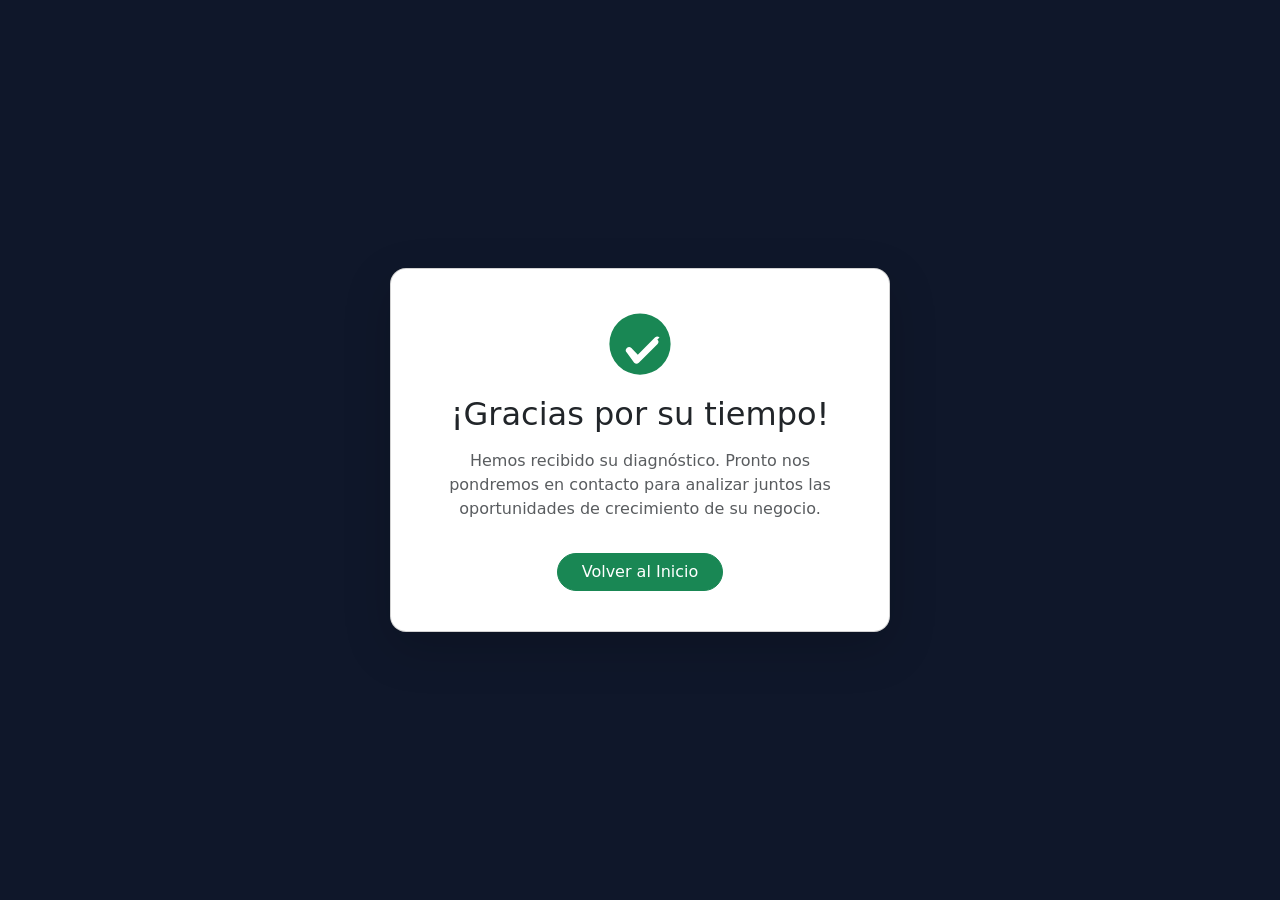
<file: pages/gracias.html>
<!DOCTYPE html>
<html lang="es">
<head>
  <meta charset="UTF-8">
  <meta name="viewport" content="width=device-width, initial-scale=1">
  <title>Gracias por tu Respuesta</title>
  <link href="https://cdn.jsdelivr.net/npm/bootstrap@5.3.2/dist/css/bootstrap.min.css" rel="stylesheet">
</head>
<body style="background: #0f172a;" class=" d-flex align-items-center justify-content-center vh-100">

  <div class="card shadow-lg text-center p-4" style="max-width: 500px; border-radius: 1rem;">
    <div class="card-body">
      <div class="mb-3">
        <svg xmlns="http://www.w3.org/2000/svg" width="70" height="70" fill="currentColor" class="bi bi-check-circle text-success" viewBox="0 0 16 16">
          <path d="M8 15A7 7 0 1 0 8 1a7 7 0 0 0 0 14zm3.97-8.03a.75.75 0 0 1 0 1.06l-4.243 4.243a.75.75 0 0 1-1.06 0L4.97 9.97a.75.75 0 0 1 1.06-1.06L7.5 10.44l3.91-3.91a.75.75 0 0 1 1.06 0z"/>
        </svg>
      </div>
      <h2 class="card-title mb-3">¡Gracias por su tiempo!</h2>
      <p class="card-text text-muted">
        Hemos recibido su diagnóstico. Pronto nos pondremos en contacto para analizar juntos las oportunidades de crecimiento de su negocio.
      </p>
      <a href="../index.html" class="btn btn-success mt-3 px-4 rounded-pill">Volver al Inicio</a>
    </div>
  </div>

  <script src="https://cdn.jsdelivr.net/npm/bootstrap@5.3.2/dist/js/bootstrap.bundle.min.js"></script>
</body>
</html>
</file>
